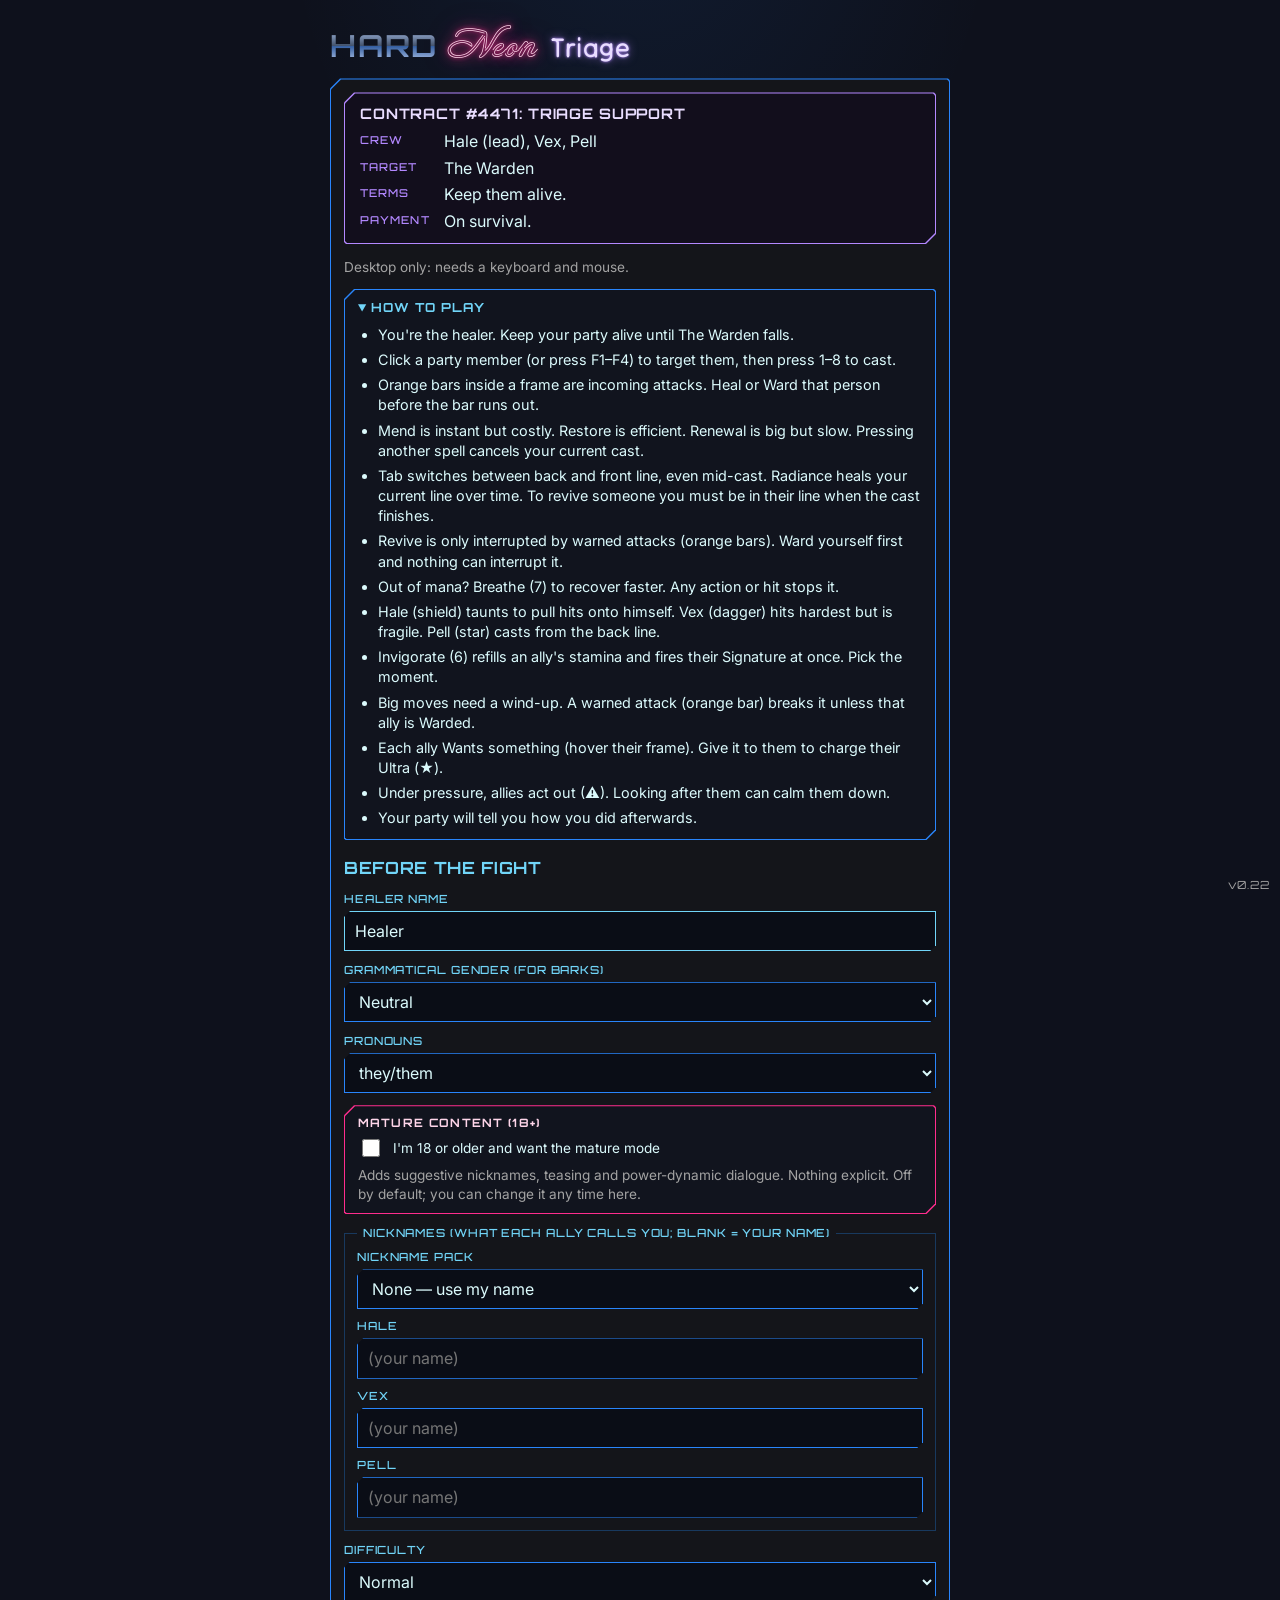
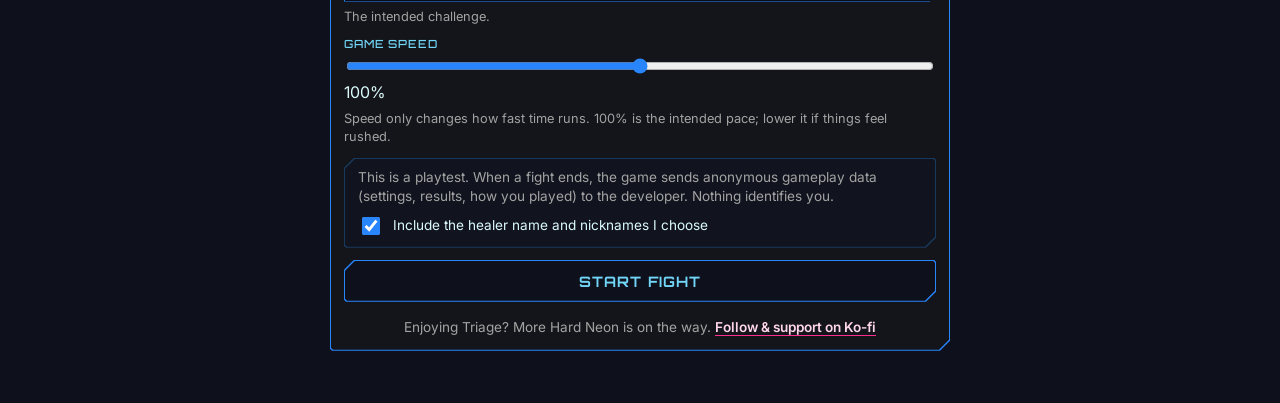
<file: index.html>
<!doctype html>
<html lang="en">
<head>
  <meta charset="utf-8">
  <meta name="viewport" content="width=device-width, initial-scale=1">
  <title>Hard Neon: Triage</title>
  <link rel="preconnect" href="https://fonts.googleapis.com">
  <link rel="preconnect" href="https://fonts.gstatic.com" crossorigin>
  <link rel="stylesheet" href="https://fonts.googleapis.com/css2?family=Inter:wght@400;600;700&family=Orbitron:wght@500;700&family=Neonderthaw&family=Tilt+Neon&display=swap">
  <link rel="stylesheet" href="style.css">
  <script src="data/strings.js"></script>
  <script src="data/settings.js"></script>
  <script src="data/abilities.js"></script>
  <script src="data/allies.js"></script>
  <script src="data/wants.js"></script>
  <script src="data/fears.js"></script>
  <script src="data/boss.js"></script>
  <script src="data/nicknames.js"></script>
  <script src="data/mature.js"></script>
  <script src="data/icons.js"></script>
  <script src="game.js"></script>
</head>
<body>
  <h1 id="title"></h1>
  <div id="version" class="version"></div>

  <section id="setup" class="panel">
    <div id="contract" class="contract"></div>
    <p id="desktopNote" class="note"></p>
    <details id="howTo" class="howto" open></details>
    <h2 id="setupTitle"></h2>
    <form id="setupForm"></form>
  </section>

  <main id="game" hidden>
    <section class="panel cluster">
      <div id="bossBubble" class="bubble boss left"></div>
      <div class="row"><strong id="bossName"></strong><span id="phase" class="muted"></span><span id="timer" class="timer"></span></div>
      <div id="bossHp"></div>
      <div id="bossFloats" class="bfloats" aria-hidden="true"></div>
      <div id="bossBurst" class="bburst" aria-hidden="true"></div>
      <div id="telegraphs" aria-live="polite"></div>

      <div class="zones">
        <div class="zone">
          <div class="zhead"><span id="frontTitle"></span><span id="frontArea" class="area"></span></div>
          <div id="frontList" class="frames"></div>
        </div>
        <div class="zone">
          <div class="zhead"><span id="backTitle"></span><span id="backArea" class="area"></span></div>
          <div id="backList" class="frames"></div>
        </div>
      </div>

      <div id="mana"></div>
      <div id="cast"></div>
      <div id="gcd"></div>
      <div id="abilities" class="abilities"></div>
      <div id="msg" class="msg" role="status"></div>
      <div id="controls" class="controls"></div>
    </section>

    <details class="panel logbox">
      <summary id="logTitle"></summary>
      <div id="log" class="log" role="log"></div>
      <button id="showResult" type="button" class="primary" hidden></button>
    </details>

    <div id="pauseOverlay" class="overlay" hidden><p></p></div>
    <section id="result" class="panel result" hidden></section>
  </main>
</body>
</html>
</file>
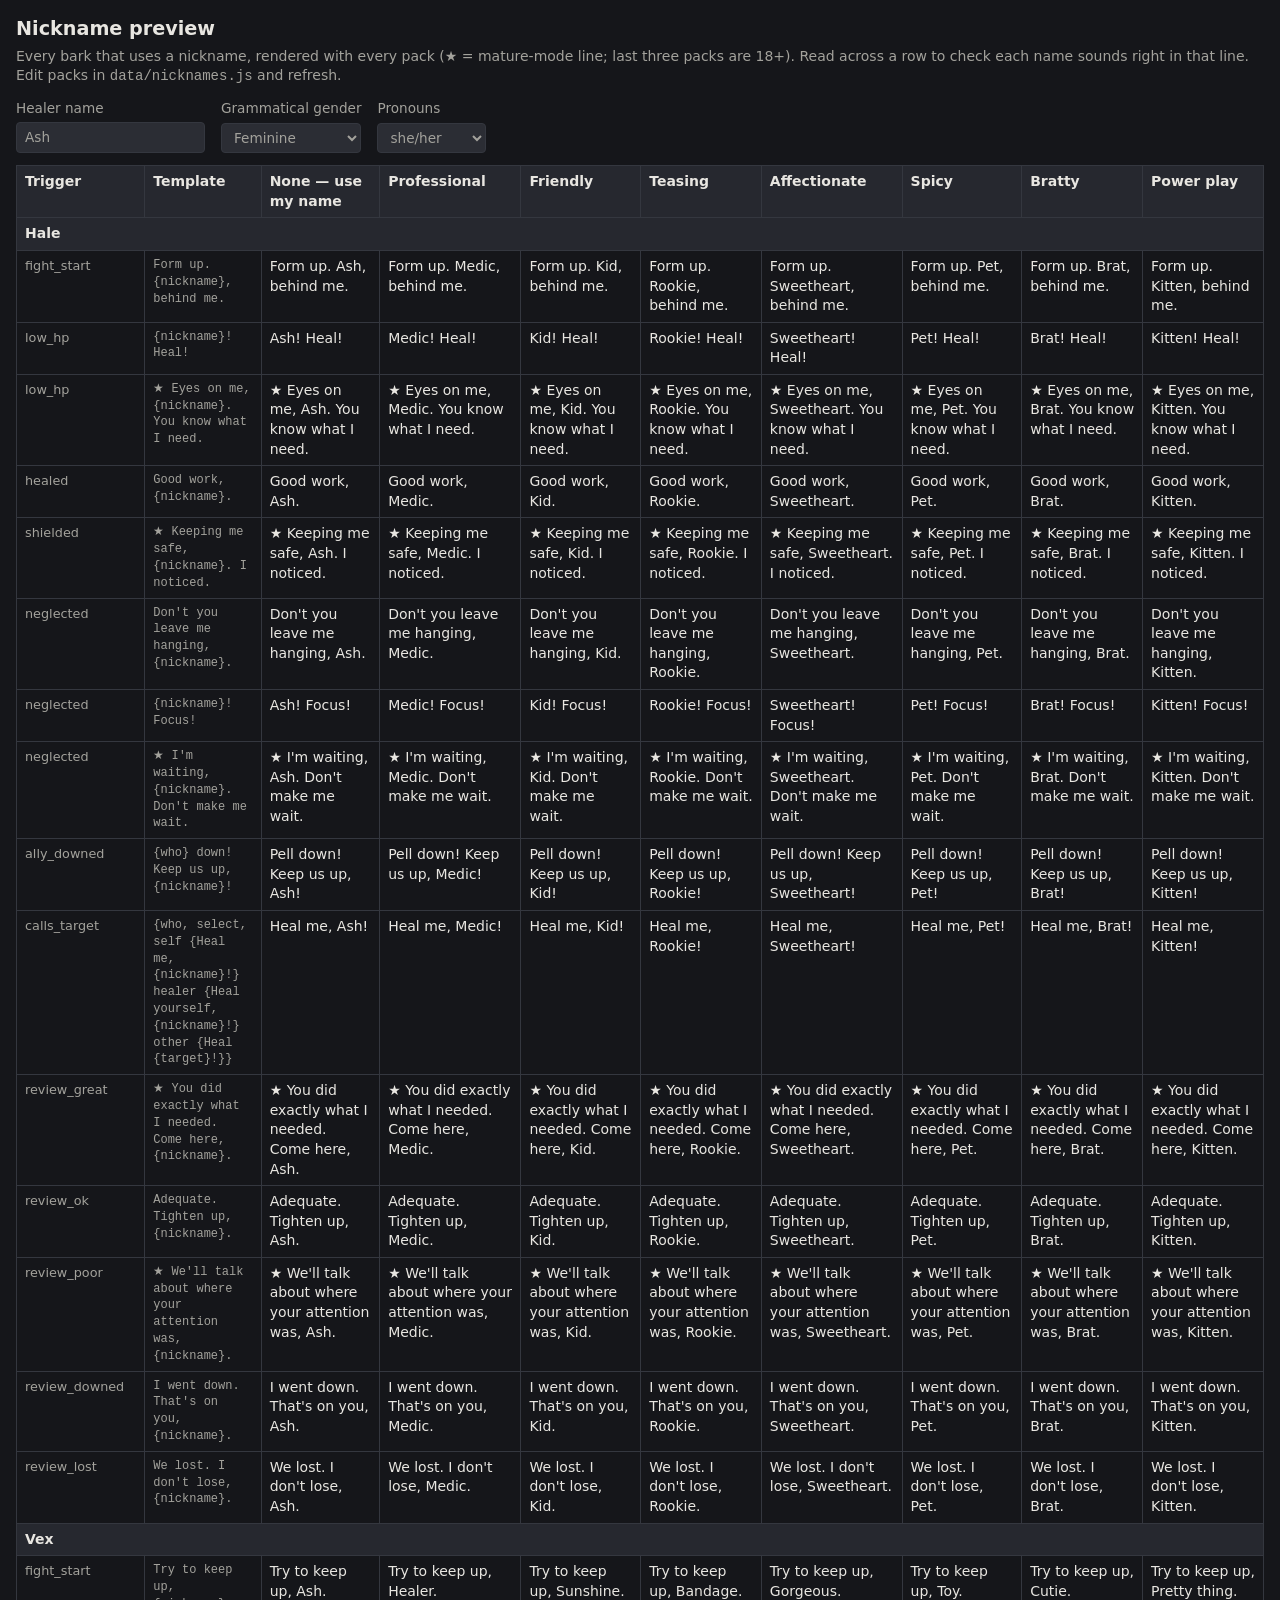
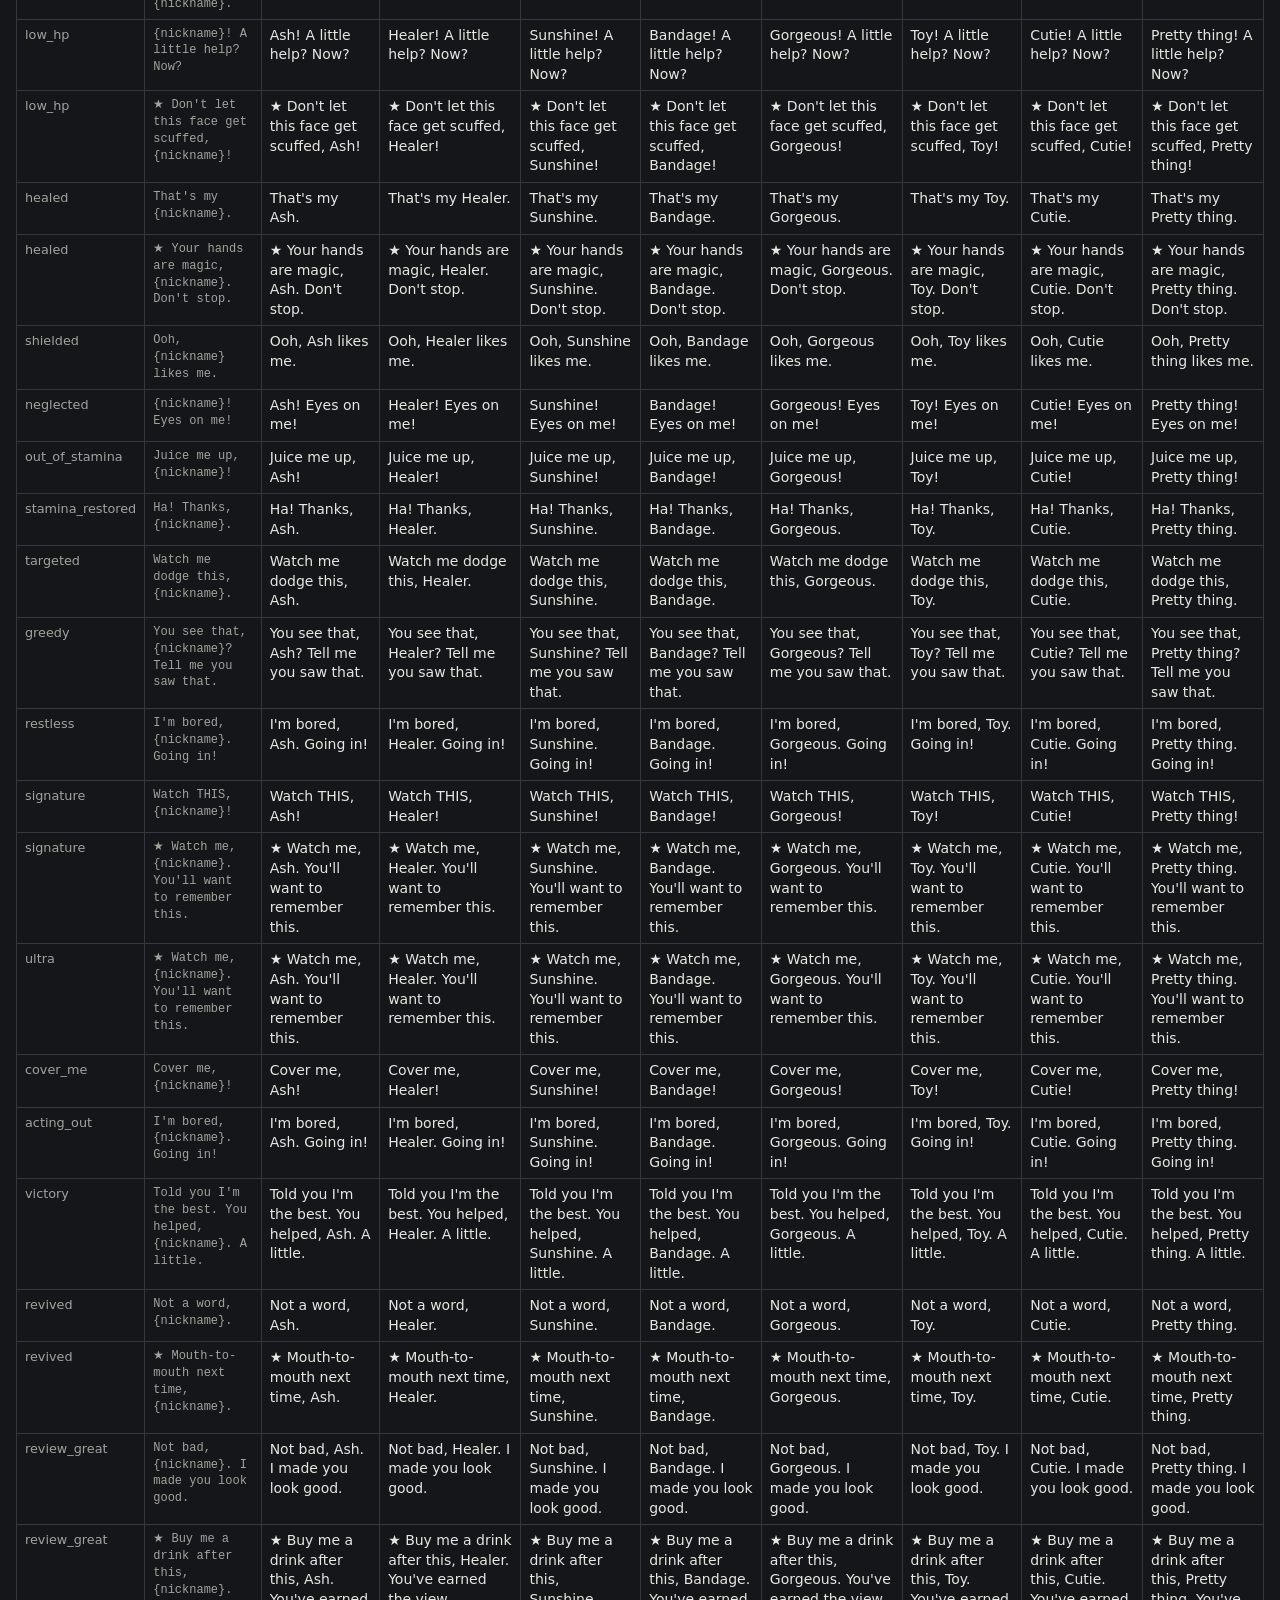
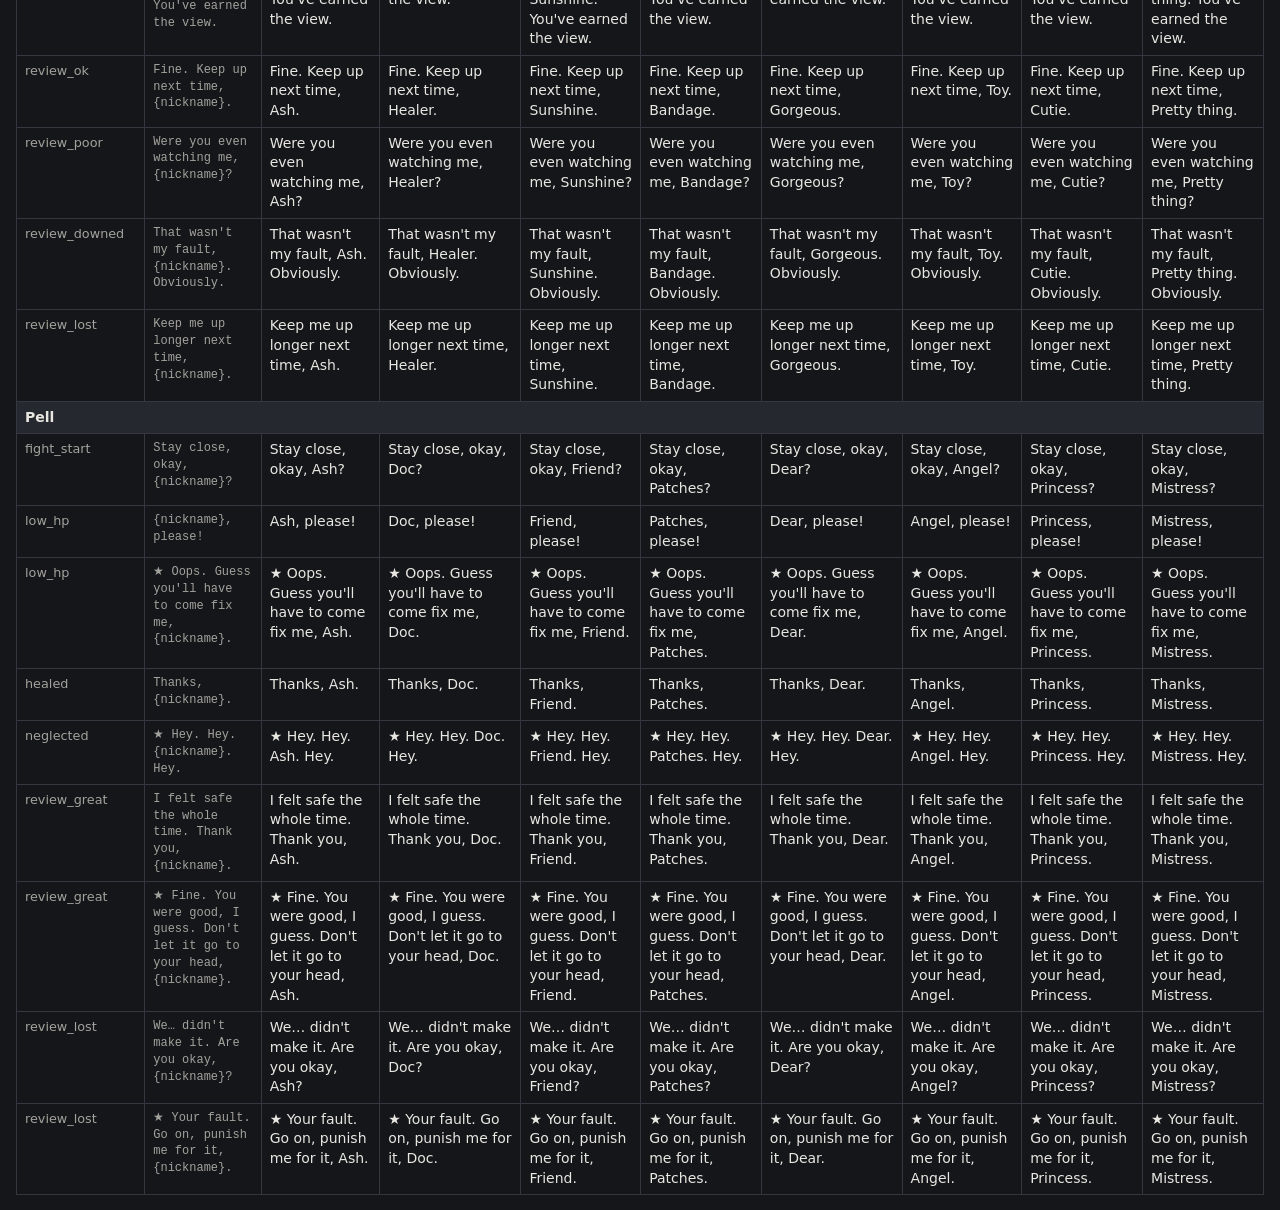
<file: preview.html>
<!doctype html>
<html lang="en">
<head>
  <meta charset="utf-8">
  <meta name="viewport" content="width=device-width, initial-scale=1">
  <title>Nickname Preview</title>
  <script src="data/strings.js"></script>
  <script src="data/settings.js"></script>
  <script src="data/abilities.js"></script>
  <script src="data/allies.js"></script>
  <script src="data/wants.js"></script>
  <script src="data/fears.js"></script>
  <script src="data/boss.js"></script>
  <script src="data/nicknames.js"></script>
  <script src="data/mature.js"></script>
  <script src="game.js"></script>
  <style>
    :root { --bg:#15161a; --panel:#1f2127; --line:#34373f; --text:#e8e6e1; --muted:#a3a29c; }
    body { margin: 0; padding: 16px; background: var(--bg); color: var(--text); font: 14px/1.4 system-ui, "Segoe UI", sans-serif; }
    h1 { font-size: 1.2rem; margin: 0 0 4px; }
    p { color: var(--muted); margin: 0 0 12px; }
    .controls { display: flex; gap: 16px; flex-wrap: wrap; margin-bottom: 12px; }
    label { display: grid; gap: 4px; font-size: .85rem; color: var(--muted); }
    select, input { font: inherit; color: inherit; background: #2b2d34; border: 1px solid var(--line); border-radius: 4px; padding: 5px 8px; }
    .wrap { overflow-x: auto; }
    table { border-collapse: collapse; min-width: 900px; width: 100%; }
    th, td { border: 1px solid var(--line); padding: 6px 8px; vertical-align: top; text-align: left; }
    th { background: #26282f; position: sticky; top: 0; }
    td.meta { color: var(--muted); white-space: nowrap; font-size: .8rem; }
    tr.ally td { background: #26282f; font-weight: 700; }
    td.src { color: var(--muted); font-family: ui-monospace, Consolas, monospace; font-size: .75rem; max-width: 260px; }
  </style>
</head>
<body>
  <h1>Nickname preview</h1>
  <p>Every bark that uses a nickname, rendered with every pack (★ = mature-mode line; last three packs are 18+). Read across a row to check each name sounds right in that line. Edit packs in <code>data/nicknames.js</code> and refresh.</p>
  <div class="controls">
    <label>Healer name <input id="pName" value="Ash"></label>
    <label>Grammatical gender
      <select id="pGender"><option value="feminine">Feminine</option><option value="masculine">Masculine</option><option value="neutral">Neutral</option></select>
    </label>
    <label>Pronouns
      <select id="pPron"><option value="she">she/her</option><option value="he">he/him</option><option value="they">they/them</option></select>
    </label>
  </div>
  <div class="wrap"><table id="t"></table></div>
  <script>
    (() => {
      const D = window.DATA, fmt = window.HEALER.fmt;
      const cap = s => (s ? s[0].toUpperCase() + s.slice(1) : s);
      const packs = D.nicknamePacks.concat(D.mature ? D.mature.nicknamePacks : []);
      function render() {
        const name = document.getElementById('pName').value || 'Healer';
        const gender = document.getElementById('pGender').value;
        const pr = D.settings.pronounSets[document.getElementById('pPron').value];
        const base = { healerName: name, gender, subj: pr.subj, obj: pr.obj, poss: pr.poss,
          target: 'Vex', who: 'other', attack: 'Cleave' };
        const t = document.getElementById('t');
        let html = '<tr><th>Trigger</th><th>Template</th>' + packs.map(p => `<th>${D.strings.ui.packs[p.id]}</th>`).join('') + '</tr>';
        for (const a of D.party.allies) {
          html += `<tr class="ally"><td colspan="${packs.length + 2}">${a.name}</td></tr>`;
          const barks = D.strings.barks[a.id], mb = (D.mature && D.mature.barks[a.id]) || {};
          for (const trig of new Set([...Object.keys(barks), ...Object.keys(mb)])) {
            for (const line of [...(barks[trig] || []), ...(mb[trig] || []).map(l => '\u2605 ' + l)]) {
              if (!line.includes('nickname')) continue;
              const cells = packs.map(p => {
                const nick = fmt(p.nicknames[a.id] || '', base) || name;
                const extra = trig === 'ally_downed' ? { who: 'Pell' } : trig === 'calls_target' ? { who: 'self' } : {};
                return `<td>${cap(fmt(line, { ...base, ...extra, nickname: nick }))}</td>`;
              }).join('');
              html += `<tr><td class="meta">${trig}</td><td class="src">${line.replace(/</g, '&lt;')}</td>${cells}</tr>`;
            }
          }
        }
        t.innerHTML = html;
      }
      ['pName', 'pGender', 'pPron'].forEach(id => document.getElementById(id).addEventListener('input', render));
      render();
    })();
  </script>
</body>
</html>
</file>
<file: style.css>
/* Healer Prototype — Hard Neon skin.
   Rules from the Hard Neon visual guide: blue is the interface, neon is the world;
   Orbitron = the system, neon script = people, Inter = everything you read.
   Neon is scarce; nothing that matters mid-fight glows or flickers.
   The previous plain look is kept in style_classic.css (swap the <link> to use it). */

:root {
  /* interface (the station's tech) */
  --bg: #0E111C; --panel: #14151A; --raised: #2A2F38; --navy: #18395E;
  --edge: #2985FB; --signal: #569EFF; --cyan: #71D5F8; --text: #DBFAFC; --muted: #A3A3A3;
  --warn: #FF9000;
  /* neon (the world: people, signs) */
  --pink: #FF2D8D; --lavender: #B388FF;
  /* system feedback (always paired with numbers, icons or words) */
  --hp: #2FB47C; --hp-low: #E5484D; --mana: #2985FB; --st: #FFB020; --boss: #B8325E;
  --cast: #71D5F8; --breathe: #3FC9B5; --focus: #FFFFFF;
  /* the notch: big cut top-left and bottom-right, small cut on the others */
  --n: 10px; --s: 2px;
  --notch: polygon(var(--n) 0, calc(100% - var(--s)) 0, 100% var(--s), 100% calc(100% - var(--n)),
                   calc(100% - var(--n)) 100%, var(--s) 100%, 0 calc(100% - var(--s)), 0 var(--n));
  --sys: "Orbitron", "Segoe UI", sans-serif;
  --neon: "Neonderthaw", "Brush Script MT", cursive;          /* decorative: title, results */
  --neon-ui: "Tilt Neon", "Trebuchet MS", sans-serif;          /* legible neon: names you click mid-fight */
  --body: "Inter", system-ui, "Segoe UI", sans-serif;
}
* { box-sizing: border-box; }
html { background: var(--bg); }
body { margin: 0 auto; padding: 24px 16px 40px; color: var(--text); max-width: 880px;
  font: 16px/1.4 var(--body);
  background:
    radial-gradient(ellipse 60% 40% at 50% -10%, rgba(41,133,251,.10), transparent 70%),
    var(--bg); }
[hidden] { display: none !important; }
button, input, select, textarea { font: inherit; color: inherit; }
:focus-visible { outline: 3px solid var(--focus); outline-offset: 2px; }
.muted { color: var(--muted); }
h2, h3 { font-family: var(--sys); color: var(--cyan); font-weight: 700; letter-spacing: .04em; }
h2 { font-size: 1.05rem; margin: 0 0 12px; text-transform: uppercase; }
h3 { font-size: .85rem; margin: 14px 0 6px; text-transform: uppercase; }

/* ---------- notched surfaces (border + fill drawn behind content, so bubbles are never clipped) ---------- */
.panel, .frame, .ab, .btns button, #setupForm button, a.button, #showResult, .howto, .telnote, .verdict, .rbtns label, .bubble.boss {
  position: relative; isolation: isolate; border: none; border-radius: 0; background: transparent;
  --edge-c: var(--edge); --fill-c: var(--panel);
}
.panel::before, .frame::before, .ab::before, .btns button::before, #setupForm button::before, a.button::before,
#showResult::before, .howto::before, .telnote::before, .verdict::before, .rbtns label::before, .bubble.boss::before {
  content: ""; position: absolute; inset: 0; z-index: -2; background: var(--edge-c); clip-path: var(--notch); pointer-events: none;
}
.panel > .notchfill, .frame::after, .ab::after, .btns button::after, #setupForm button::after, a.button::after,
#showResult::after, .howto::after, .telnote::after, .verdict::after, .rbtns label::after {
  content: ""; position: absolute; inset: 1px; z-index: -1; background: var(--fill-c); clip-path: var(--notch); pointer-events: none;
}
/* panels use a box-shadow-free fill so the cluster's ::after stays free */
.panel { --fill-c: var(--panel); padding: 14px; margin-bottom: 12px; }
.panel::after { content: ""; position: absolute; inset: 1px; z-index: -1; background: var(--fill-c); clip-path: var(--notch); pointer-events: none; }

/* ---------- title: Orbitron system word + neon word ---------- */
h1#title { margin: 0 0 16px; display: flex; align-items: baseline; gap: 10px; flex-wrap: wrap; }
.tsys { font: 700 1.9rem/1 var(--sys); text-transform: uppercase; letter-spacing: .06em;
  background: linear-gradient(180deg, #A0B7DE 0%, #44546E 52%, #325DA0 53%, #A0B7DE 100%);
  -webkit-background-clip: text; background-clip: text; color: transparent; }
.tneon { font: 2.4rem/1 var(--neon); color: #FFD6EA;
  text-shadow: 0 0 4px var(--pink), 0 0 12px var(--pink), 0 0 24px rgba(255,45,141,.6);
  animation: sign 7s infinite steps(1); }
.tsub { font: 1.7rem/1 var(--neon-ui); color: #E9DDFF; letter-spacing: .02em;
  text-shadow: 0 0 3px var(--lavender), 0 0 10px rgba(179,136,255,.65); margin-left: 4px; }
@keyframes sign { 0%, 91%, 93%, 100% { opacity: 1; } 92% { opacity: .35; } }
@media (prefers-reduced-motion: reduce) { .tneon { animation: none; } }
.version { position: fixed; right: 10px; bottom: 8px; font: .7rem var(--sys); color: var(--muted); letter-spacing: .08em; }

/* ---------- layout pieces ---------- */
.row { display: flex; gap: 10px; align-items: baseline; margin-bottom: 4px; }
#bossName { font: 700 1rem var(--sys); color: var(--cyan); letter-spacing: .05em; text-transform: uppercase; }
#phase { font: .75rem var(--sys); letter-spacing: .08em; text-transform: uppercase; }
.timer { margin-left: auto; font: 500 .9rem var(--sys); color: var(--text); font-variant-numeric: tabular-nums; }

/* ---------- bars: flat, high-contrast, numbers always shown ---------- */
.bar { position: relative; height: 20px; margin: 4px 0; background: #070910;
  clip-path: polygon(6px 0, 100% 0, 100% calc(100% - 6px), calc(100% - 6px) 100%, 0 100%, 0 6px);
  box-shadow: inset 0 0 0 1px rgba(41,133,251,.55); }
.bar .fill { height: 100%; width: 0; }
.bar .bartext { position: absolute; inset: 0; display: flex; align-items: center; justify-content: center;
  font-size: .82rem; font-weight: 700; font-variant-numeric: tabular-nums; text-shadow: 0 1px 2px #000, 0 0 2px #000; white-space: nowrap; }
.bar.hp { height: 28px; } .bar.hp .fill { background: var(--hp); } .bar.hp .bartext { font-size: .92rem; }
.bar.hp.low .fill { background: var(--hp-low); }
.bar.st { height: 7px; clip-path: none; } .bar.st .fill { background: var(--st); } .bar.st .bartext { display: none; }
.bar.mana .fill { background: var(--mana); }
.bar.cast .fill { background: var(--cast); } .bar.cast .bartext { color: var(--text); }
.bar.cast.breathing .fill { background: var(--breathe); }
.bar.cast.wasted .fill { background: #5B6170; } .bar.cast.wasted .bartext { color: var(--warn); }
.bar.cast.threat { background: #3A2400; } .bar.cast.threat .fill { background: var(--warn); } .bar.cast.threat .bartext { font-weight: 700; }
.result .tip { margin: 10px 0 0; padding: 8px 12px; border-left: 3px solid var(--warn); background: rgba(255,144,0,.08); font-size: .9rem; }
.bar.gcd { height: 4px; clip-path: none; box-shadow: none; } .bar.gcd .fill { background: var(--signal); } .bar.gcd .bartext { display: none; }
.bar.boss { height: 24px; } .bar.boss .fill { background: linear-gradient(90deg, #7A1E45, var(--boss)); }
.bar.warn { height: 22px; background: #3A2400; box-shadow: none; } .bar.warn .fill { background: var(--warn); }
.bar.warn .bartext { color: #120A00; text-shadow: none; font-weight: 800; letter-spacing: .02em; }
.bar.tbar { height: 16px; flex: 1; background: #3A2400; box-shadow: none; } .bar.tbar .fill { background: var(--warn); }
.bar.tbar .bartext { color: #120A00; text-shadow: none; font-size: .72rem; font-weight: 800; }

#telegraphs { min-height: 4px; }
.tele { display: flex; gap: 8px; align-items: center; color: var(--warn); font-weight: 700; font-size: .85rem; }
.tele > span { flex: 0 0 auto; }

/* ---------- zones and party frames ---------- */
.zones { display: grid; grid-template-columns: 1fr 1fr; gap: 10px; margin: 10px 0; }
.zhead { display: flex; gap: 6px; align-items: baseline; margin-bottom: 6px;
  font: 500 .7rem var(--sys); color: var(--cyan); text-transform: uppercase; letter-spacing: .12em;
  border-bottom: 1px solid var(--navy); padding-bottom: 3px; }
.area { color: var(--warn); font: 700 .8rem var(--body); text-transform: none; letter-spacing: 0; }
.frames { display: grid; gap: 8px; min-height: 100px; align-content: start; }

.frame { text-align: left; padding: 7px 10px 8px; cursor: pointer; width: 100%; --fill-c: #11141E; }

/* ---------- portraits (v0.20): bubble → portrait → frame, mirrored in the back column ---------- */
:root { --pt: 104px; }
#setup, body:has(#setup:not([hidden])) #title { max-width: 620px; margin-left: auto; margin-right: auto; }
.slot { position: relative; display: grid; grid-template-columns: var(--pt) minmax(0, 1fr); gap: 8px; align-items: center; }
.slot.back { grid-template-columns: minmax(0, 1fr) var(--pt); }
.slot.back .portrait { order: 2; }
.slot .frame { align-self: stretch; }
.portrait { position: relative; width: var(--pt); height: var(--pt); overflow: hidden; cursor: pointer;
  background: #0B1020; border: 2px solid var(--role-c);
  box-shadow: 0 0 6px color-mix(in srgb, var(--role-c) 45%, transparent);
  clip-path: polygon(0 0, calc(100% - 12px) 0, 100% 12px, 100% 100%, 12px 100%, 0 calc(100% - 12px));
  transition: box-shadow .15s, filter .2s; }
.portrait img { position: absolute; inset: 0; width: 100%; height: 100%; object-fit: cover; display: block; }
.portrait.flip img { transform: scaleX(-1); }
.portrait .picon { position: absolute; inset: 0; display: grid; place-items: center; }
.portrait .picon svg { width: 52%; height: 52%; opacity: .8; }
.portrait.hasimg .picon { display: none; }
.portrait.speaking { box-shadow: 0 0 4px var(--role-c), 0 0 16px var(--role-c); }
.portrait.down { filter: grayscale(1) brightness(.55); }
.portrait.low::after { content: ""; position: absolute; inset: 0; background: rgba(255, 40, 70, .28); animation: ptlow 1.4s ease-in-out infinite; }
@keyframes ptlow { 0%, 100% { opacity: .55; } 50% { opacity: 1; } }
@media (prefers-reduced-motion: reduce) { .portrait.low::after { animation: none; } }
@media (max-width: 820px) { :root { --pt: 0px; } .portrait { display: none; } .slot, .slot.back { grid-template-columns: minmax(0, 1fr); gap: 0; } }
.frame:hover { --fill-c: #161B28; }
.frame.low { --edge-c: var(--hp-low); }
.frame.threat { --edge-c: var(--warn); }
.frame.selected { outline: 3px solid var(--focus); outline-offset: 2px; }
.frame.down { opacity: .5; }
.fhead { display: flex; gap: 8px; align-items: baseline; }
/* people's names are neon: the world, not the interface */
.fname { font: 1.35rem/1.1 var(--neon-ui); color: #FFD6EA; text-shadow: 0 0 3px var(--pink), 0 0 10px rgba(255,45,141,.7); padding-right: 4px; }
.frame[data-id="healer"] .fname { color: #E6F7FF; text-shadow: 0 0 3px var(--cyan), 0 0 10px rgba(113,213,248,.6); }
.fkey { font: .65rem var(--sys); color: var(--muted); letter-spacing: .06em; }
.ftarget { margin-left: auto; font: 700 .62rem var(--sys); letter-spacing: .12em; color: var(--focus); }
.fstatus { font-size: .78rem; min-height: 1.1em; color: var(--warn); font-weight: 600; }
.faction { display: none; }
/* v0.21: ultra meter, ability strip, lunge / hit, boss damage floats */
.bar.ult { height: 5px; clip-path: none; margin-top: 2px; } .bar.ult .fill { background: repeating-linear-gradient(90deg, #FF7AD9 0 10px, #C93CFF 10px 12px); } .bar.ult .bartext { display: none; }
.bar.ult.ready { box-shadow: 0 0 6px #FF7AD9, 0 0 14px rgba(255,122,217,.6); }
.pstrip { position: absolute; left: 0; right: 0; bottom: 0; padding: 2px 4px; z-index: 2; background: rgba(5,8,16,.82);
  font: 700 .6rem/1.15 var(--sys); letter-spacing: .02em; text-transform: uppercase; color: var(--role-c); text-align: center;
  overflow-wrap: anywhere; opacity: 0; transition: opacity .15s; }
.pstrip.show { opacity: 1; }
.portrait.winding { box-shadow: 0 0 6px var(--role-c), 0 0 20px var(--role-c); }
.portrait.ultra { box-shadow: 0 0 8px #FF7AD9, 0 0 26px #FF7AD9; border-color: #FF7AD9; }
.portrait { transition: box-shadow .15s, filter .2s, transform .12s; }
.portrait.lunge { transform: translateY(-6px) scale(1.05); }
.portrait.hit { animation: pthit .2s linear; filter: brightness(1.6) saturate(.6); }
@keyframes pthit { 0%,100% { translate: 0; } 25% { translate: -4px 0; } 75% { translate: 4px 0; } }
.bfloats { position: relative; height: 0; }
.bfloat { position: absolute; top: -22px; right: 0; font: 800 .95rem var(--body); text-shadow: 0 1px 2px #000; pointer-events: none;
  animation: bfl 1.1s ease-out forwards; }
.bfloat:nth-child(2) { right: 60px; } .bfloat:nth-child(3) { right: 120px; } .bfloat:nth-child(4) { right: 180px; }
.bfloat:nth-child(5) { right: 240px; } .bfloat:nth-child(6) { right: 300px; }
.bfloat.crit { font-size: 1.25rem; }
@keyframes bfl { from { opacity: 1; transform: translateY(0); } to { opacity: 0; transform: translateY(-18px); } }
@media (prefers-reduced-motion: reduce) {
  .portrait, .portrait.lunge { transform: none; transition: box-shadow .15s, filter .2s; }
  .portrait.hit { animation: none; }
  .bfloat { animation: bflfade 1.1s linear forwards; }
}
@keyframes bflfade { from { opacity: 1; } to { opacity: 0; } }
/* v0.22: ally wind-up bar, interrupt stamp, burst over the boss, quick fun rating */
.bar.wind { height: 18px; margin-bottom: 3px; background: #10131C; box-shadow: none; }
.bar.wind .fill { background: var(--role-c); }
.bar.wind.ultra .fill { background: linear-gradient(90deg, var(--role-c), #FF7AD9); }
.bar.wind .bartext { color: #05070D; text-shadow: none; font-weight: 800; font-size: .74rem; }
.bar.wind.threat { outline: 2px solid var(--warn); outline-offset: 1px; }
.frame { position: relative; }
.stamp { position: absolute; left: 50%; top: 42%; translate: -50% -50%; rotate: -7deg; padding: 3px 10px; pointer-events: none;
  font: 800 .95rem var(--sys); letter-spacing: .12em; text-transform: uppercase; color: #FF5A5F;
  border: 3px solid #FF5A5F; background: rgba(20,4,8,.85); opacity: 0; transition: opacity .1s; z-index: 2; }
.stamp.show { opacity: 1; animation: stampin .25s ease-out; }
@keyframes stampin { from { scale: 1.6; } to { scale: 1; } }
.bburst { position: relative; height: 0; z-index: 4; }
.burst { position: absolute; left: 50%; top: -58px; translate: -50% 0; display: flex; align-items: center; gap: 10px; pointer-events: none;
  padding: 6px 16px 6px 10px; background: rgba(5,8,16,.88); border: 2px solid var(--burst-c);
  box-shadow: 0 0 10px var(--burst-c), 0 0 28px color-mix(in srgb, var(--burst-c) 50%, transparent);
  animation: burst 1.3s ease-out forwards; }
.burst .bicon svg { width: 44px; height: 44px; display: block; }
.burst.ultra .bicon svg { width: 64px; height: 64px; }
.burst .bname { font: 800 1.15rem var(--sys); letter-spacing: .08em; text-transform: uppercase; color: var(--burst-c); white-space: nowrap; }
.burst.ultra .bname { font-size: 1.5rem; }
@keyframes burst { 0% { opacity: 0; scale: .6; } 15% { opacity: 1; scale: 1.08; } 30% { scale: 1; } 75% { opacity: 1; } 100% { opacity: 0; scale: 1.04; } }
.quickfun { display: flex; align-items: center; gap: 6px; margin-top: 12px; flex-wrap: wrap; }
.quickfun .qlabel { font: 700 .8rem var(--sys); letter-spacing: .08em; text-transform: uppercase; margin-right: 4px; }
.qbtn { min-width: 40px; height: 36px; cursor: pointer; font: 800 .9rem var(--body); color: var(--text); background: var(--bg); border: 1px solid var(--edge); }
.qbtn:hover { background: var(--navy); }
.qbtn[aria-pressed="true"] { background: var(--navy); border-color: var(--cyan); color: var(--cyan); }
.qbtn:focus-visible { outline: 3px solid var(--focus); outline-offset: 2px; }
.qstatus { color: var(--cyan); font-size: .85rem; margin-left: 6px; }
@media (prefers-reduced-motion: reduce) {
  .stamp.show { animation: none; }
  .burst { animation: burstfade 1.3s linear forwards; }
}
@keyframes burstfade { 0% { opacity: 0; } 10% { opacity: 1; } 75% { opacity: 1; } 100% { opacity: 0; } }
.ffloat { position: absolute; top: 6px; right: 64px; font-weight: 800; font-size: .9rem; font-variant-numeric: tabular-nums; text-shadow: 0 1px 2px #000; }

/* ---------- healer controls ---------- */
.abilities { display: grid; grid-template-columns: repeat(5, 1fr); gap: 6px; margin-top: 8px; }
.ab { display: flex; flex-direction: column; align-items: center; gap: 1px; padding: 7px 2px; cursor: pointer; --fill-c: #11141E; }
.ab:hover { --fill-c: var(--navy); }
.ab.unusable { opacity: .4; }
.ab.active { --edge-c: var(--cyan); --fill-c: var(--navy); }
.abkey { font: 500 .65rem var(--sys); color: var(--signal); letter-spacing: .06em; }
.abname { font-weight: 700; font-size: .84rem; }
.abmana { font-size: .7rem; color: #8FC0FF; font-variant-numeric: tabular-nums; }
.abcd { position: absolute; top: 3px; right: 6px; font-size: .7rem; font-weight: 800; color: var(--warn); }
.msg { min-height: 1.3em; color: var(--warn); margin-top: 6px; font-size: .88rem; font-weight: 600; }
.controls { font-size: .74rem; color: var(--muted); }

/* ---------- buttons ---------- */
.btns { display: flex; gap: 8px; margin-top: 12px; flex-wrap: wrap; }
.btns button, #setupForm button, a.button, #showResult { padding: 9px 18px; cursor: pointer; --fill-c: var(--bg);
  font: 700 .8rem var(--sys); letter-spacing: .08em; text-transform: uppercase; color: var(--text); text-decoration: none; display: inline-block; }
.btns button:hover, #setupForm button:hover, a.button:hover, #showResult:hover { --fill-c: var(--navy); color: #BFE0FF; }
button.primary, a.button { --fill-c: var(--navy); --edge-c: var(--cyan); color: var(--cyan) !important; }
button.primary:hover, a.button:hover { --fill-c: #1F4A7A; }
#setupForm button.primary { padding: 12px 18px; font-size: .9rem; }
button:disabled { opacity: .55; cursor: default; }

/* ---------- log ---------- */
.logbox summary { cursor: pointer; font: 700 .8rem var(--sys); color: var(--cyan); letter-spacing: .08em; text-transform: uppercase; }
.log { height: 200px; overflow-y: auto; font-size: .8rem; font-variant-numeric: tabular-nums; margin-top: 8px; }
.entry.bark { color: #FFD6EA; font-style: italic; }
.entry.warn { color: var(--warn); }
.entry.bad { color: #FF8A8E; font-weight: 600; }
.entry.good { color: #7FE0B0; font-weight: 600; }
.entry.sys { color: var(--muted); }
#showResult { margin-top: 10px; }

/* ---------- speech bubbles: loud on purpose, neon for people, Orbitron for the boss ---------- */
.cluster { position: relative; }
.bubble { position: absolute; top: 0; width: 250px; padding: 12px 16px; z-index: 3;
  background: #12081A; color: #FFF0F7; border: 2px solid var(--pink);
  box-shadow: 0 0 10px rgba(255,45,141,.55), inset 0 0 12px rgba(255,45,141,.18), 0 8px 24px rgba(0,0,0,.6);
  font: 600 1.25rem/1.25 var(--body); text-align: center;
  opacity: 0; transform: scale(.94); transition: opacity .12s, transform .12s; pointer-events: none; }
.bubble.show { opacity: 1; transform: scale(1); }
.bubble::after { content: ""; position: absolute; top: 20px; border: 11px solid transparent; }
.bubble.left { right: calc(100% + 14px); }
.bubble.left::after { left: 100%; border-left-color: var(--pink); }
.bubble.right { left: calc(100% + 14px); }
.bubble.right::after { right: 100%; border-right-color: var(--pink); }
/* the boss speaks as the system: cold, notched, Orbitron */
.bubble.boss { position: absolute; top: 4px; border: none; box-shadow: 0 0 14px rgba(41,133,251,.35), 0 8px 24px rgba(0,0,0,.6);
  background: transparent; color: var(--cyan); --edge-c: var(--edge);
  font: 700 1rem/1.3 var(--sys); letter-spacing: .04em; text-transform: uppercase; }
.bubble.boss::after { content: ""; position: absolute; inset: 2px; z-index: -1; background: #0A1424; clip-path: var(--notch);
  border: none; top: 2px; }
.bubble.boss.left { right: calc(100% + 18px); }

@media (max-width: 1440px) {
  .bubble, .bubble.left, .bubble.right, .bubble.boss.left { left: 8px; right: auto; top: auto; bottom: calc(100% - 4px);
    width: auto; max-width: 270px; font-size: 1.02rem; padding: 7px 11px; }
  .bubble::after, .bubble.left::after, .bubble.right::after { top: 100%; left: 22px; right: auto; border-color: transparent; border-top-color: var(--pink); }
  .bubble.boss { bottom: auto; top: -10px; left: auto; right: 8px; font-size: .8rem; }
  .bubble.boss::after { inset: 2px; left: 2px; top: 2px; border: none; }
}

/* ---------- overlays and results ---------- */
.overlay { position: fixed; inset: 0; background: rgba(5,7,14,.75); display: flex; align-items: center; justify-content: center;
  font: 700 1.2rem var(--sys); color: var(--cyan); letter-spacing: .08em; text-transform: uppercase; }
.result { position: fixed; top: 6%; left: 50%; transform: translateX(-50%); width: min(440px, 92vw); z-index: 5;
  max-height: 88vh; overflow-y: auto; filter: drop-shadow(0 12px 30px rgba(0,0,0,.8)); --edge-c: var(--cyan); }
.result h2 { font-size: 1.4rem; margin-bottom: 4px; }
.result h2.good { color: #7FE0B0; } .result h2.bad { color: #FF8A8E; }
.runinfo { font: .7rem var(--sys); color: var(--muted); letter-spacing: .06em; margin: 0 0 12px; }
.result dl { display: grid; grid-template-columns: auto auto; gap: 4px 16px; margin: 0; }
.result dt { color: var(--muted); }
.result dd { margin: 0; text-align: right; font-weight: 700; font-variant-numeric: tabular-nums; }
.verdict { padding: 8px 12px; margin-bottom: 6px; --fill-c: #11141E; }
.verdict.great { --edge-c: #2FB47C; } .verdict.ok { --edge-c: var(--st); } .verdict.poor, .verdict.downed { --edge-c: var(--hp-low); }
.vhead { display: flex; justify-content: space-between; align-items: baseline; }
.vhead strong { font: 1.3rem/1.1 var(--neon-ui); font-weight: 400; color: #FFD6EA; text-shadow: 0 0 3px var(--pink), 0 0 8px rgba(255,45,141,.6); }
.vtag { font: .65rem var(--sys); color: var(--muted); letter-spacing: .1em; text-transform: uppercase; }
.vline { font-style: italic; margin: 4px 0 2px; }
.vfacts { font-size: .76rem; color: var(--muted); }

/* ---------- setup screen ---------- */
.note { margin: 0 0 12px; font-size: .85rem; color: var(--muted); }
.note.warn { color: #120A00; background: var(--warn); padding: 6px 10px; font-weight: 700; }
.howto { margin-bottom: 16px; padding: 10px 14px; --fill-c: #11141E; }
.howto summary { cursor: pointer; font: 700 .78rem var(--sys); color: var(--cyan); letter-spacing: .08em; text-transform: uppercase; }
.howto ul { margin: 10px 0 2px; padding-left: 20px; font-size: .9rem; display: grid; gap: 5px; }
#setupForm { display: grid; gap: 12px; }
.field { display: grid; gap: 5px; }
.field > span { font: 500 .7rem var(--sys); color: var(--cyan); letter-spacing: .08em; text-transform: uppercase; }
.field input, .field select, .fbform textarea { padding: 8px 10px; background: #0A0D16; border: 1px solid var(--edge); border-radius: 0;
  clip-path: polygon(6px 0, 100% 0, 100% calc(100% - 6px), calc(100% - 6px) 100%, 0 100%, 0 6px); }
.field input:focus, .field select:focus, .fbform textarea:focus { border-color: var(--cyan); }
.field input[type=range] { padding: 0; border: none; clip-path: none; background: transparent; accent-color: var(--edge); }
fieldset { border: 1px solid var(--navy); display: grid; gap: 10px; padding: 10px 12px 12px; margin: 0; }
legend { font: 500 .7rem var(--sys); color: var(--cyan); letter-spacing: .08em; text-transform: uppercase; padding: 0 6px; }
.help { font-size: .8rem; color: var(--muted); margin-top: -6px; }
.telnote { padding: 10px 14px; font-size: .85rem; --fill-c: #11141E; --edge-c: var(--navy); }
.telnote p { margin: 0 0 8px; color: var(--muted); }
.check { display: flex; gap: 10px; align-items: center; cursor: pointer; }
.check input { width: 18px; height: 18px; accent-color: var(--edge); }

/* ---------- in-game feedback ---------- */
.fbform { margin-top: 16px; border-top: 1px solid var(--navy); padding-top: 4px; display: grid; gap: 10px; }
.rating { border: none; padding: 0; margin: 0; }
.rating legend { font: 600 .9rem var(--body); color: var(--text); text-transform: none; letter-spacing: 0; padding: 0; margin-bottom: 6px; }
.rbtns { display: flex; gap: 6px; flex-wrap: wrap; }
.rbtns input { position: absolute; opacity: 0; width: 1px; height: 1px; }
.rbtns label { min-width: 42px; height: 36px; padding: 0 10px; display: flex; align-items: center; justify-content: center;
  cursor: pointer; font-weight: 700; --fill-c: #11141E; }
.rbtns input:checked + label { --fill-c: var(--navy); --edge-c: var(--cyan); color: var(--cyan); }
.rbtns input:focus-visible + label { outline: 3px solid var(--focus); outline-offset: 2px; }
.rscale { font-size: .72rem; color: var(--muted); margin-top: 3px; }
.fbform textarea { resize: vertical; }
.fbstatus { align-self: center; font-size: .85rem; color: #7FE0B0; }

@media (max-width: 480px) { .abilities { grid-template-columns: repeat(3, 1fr); } }

/* ---------- support link ---------- */
.supportline { margin: 4px 0 0; font-size: .85rem; color: var(--muted); text-align: center; }
a.support { color: #FFD6EA; text-decoration: underline; text-decoration-color: var(--pink); text-underline-offset: 3px; font-weight: 600; }
a.support:hover { color: #fff; text-shadow: 0 0 6px rgba(255,45,141,.7); }
a.button.support-btn { --edge-c: var(--pink); --fill-c: #1A0A16; color: #FFD6EA !important; text-decoration: none; }
a.button.support-btn:hover { --fill-c: #2A0F22; }

/* results panel scrolls on short screens: draw its frame on the box itself, not on pseudo-elements that scroll away */
.result::before, .result::after { display: none; }
.result { background: var(--panel); clip-path: var(--notch); box-shadow: inset 0 0 0 1px var(--cyan); filter: none;
  scrollbar-color: var(--edge) transparent; }

/* ---------- ability icons + tags ---------- */
.ab { gap: 0; padding: 6px 2px 7px; }
.abkey { position: absolute; top: 4px; left: 8px; }
.abicon { width: 24px; height: 24px; margin: 2px 0 2px; }
.abicon svg { width: 100%; height: 100%; display: block; filter: drop-shadow(0 0 2px rgba(0,0,0,.8)); }
.abname { font-size: .84rem; line-height: 1.15; }
.abtag { font-size: .7rem; color: var(--text); opacity: .9; font-variant-numeric: tabular-nums; white-space: nowrap; }
.abmana { font-size: .66rem; margin-top: 1px; }

/* ---------- contract card (scene setting) ---------- */
.contract { position: relative; isolation: isolate; padding: 12px 16px 12px; margin-bottom: 14px; --edge-c: var(--lavender); --fill-c: #120E1C; }
.contract::before { content: ""; position: absolute; inset: 0; z-index: -2; background: var(--edge-c); clip-path: var(--notch); }
.contract::after { content: ""; position: absolute; inset: 1px; z-index: -1; background: var(--fill-c); clip-path: var(--notch); }
.ctitle { font: 700 .9rem var(--sys); color: #E9DDFF; letter-spacing: .06em; text-transform: uppercase; margin-bottom: 8px; }
.contract dl { display: grid; grid-template-columns: max-content 1fr; gap: 4px 14px; margin: 0; }
.contract dt { font: 500 .68rem/1.9 var(--sys); color: var(--lavender); letter-spacing: .1em; text-transform: uppercase; }
.contract dd { margin: 0; }

/* ally class icon beside the name */
.ficon { width: 18px; height: 18px; align-self: center; flex: 0 0 auto; opacity: .85; }
.ficon svg { width: 100%; height: 100%; display: block; }

.verdict.lost { --edge-c: var(--warn); }

/* mature toggle: same quiet card as the telemetry notice, pink edge so it reads as "the world" */
.telnote.mature { --edge-c: var(--pink); }
.mtitle { font: 700 .72rem var(--sys); color: #FFD6EA; letter-spacing: .1em; text-transform: uppercase; margin-bottom: 6px; }
.telnote.mature p { margin: 6px 0 0; }
</file>
